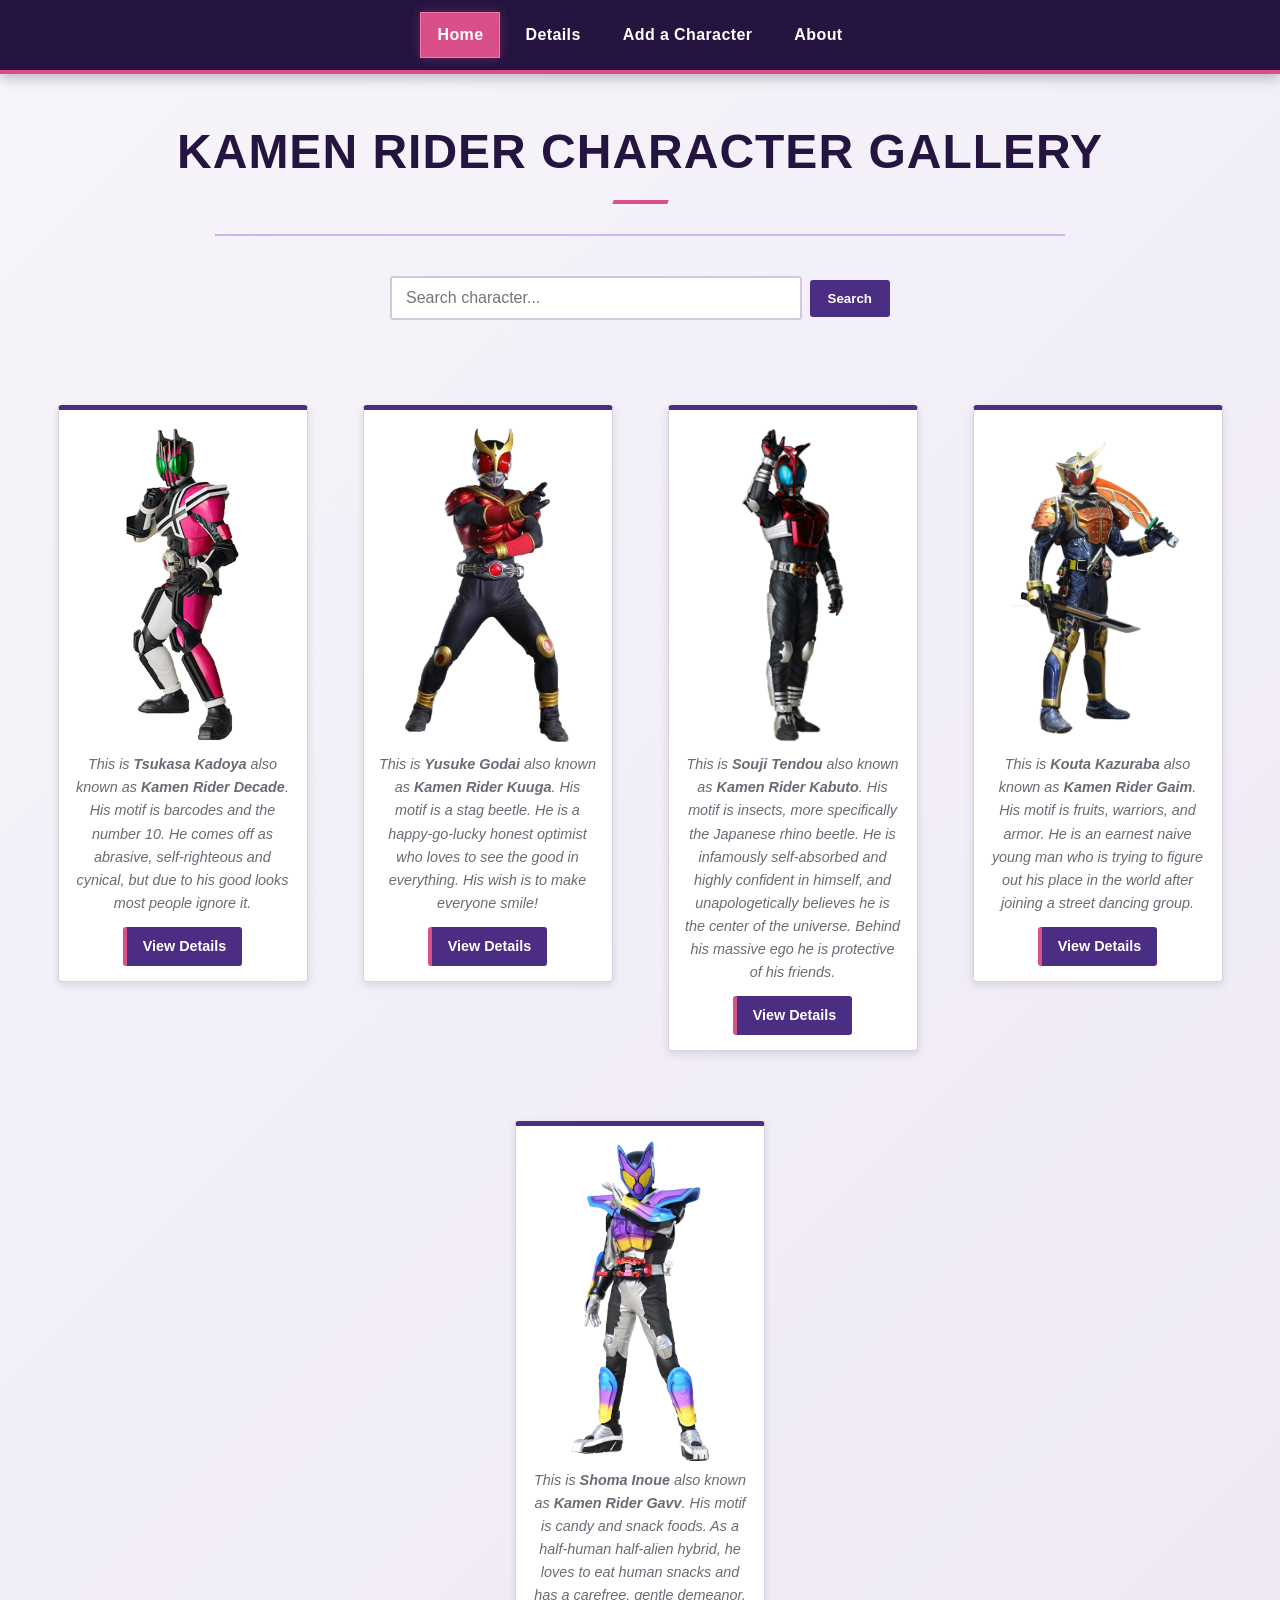
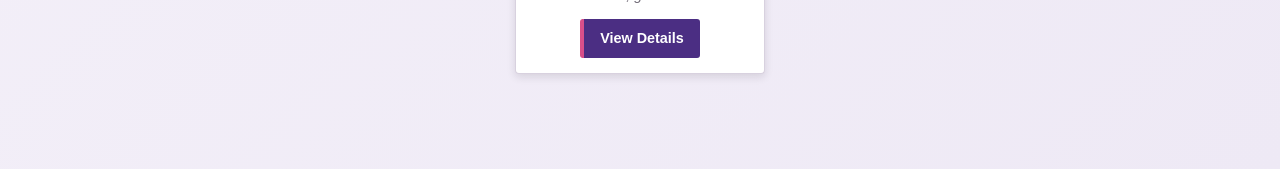
<file: index.html>
<!DOCTYPE html>
<html lang="en">
<head>
    <meta charset="UTF-8">
    <meta name="viewport" content="width=device-width, initial-scale=1.0">
    <title>Toni's Website</title>
    <link rel="stylesheet" href="style.css">
    


</head>
<body>
<div class="topnav">
  <a class="active" href="index.html">Home</a>
  <a href="details.html">Details</a>
  <a href="new-character-form.html">Add a Character</a>
  <a href="about.html">About</a>
</div>


    <h1 style="text-align: center;">Kamen Rider Character Gallery</h1>
    <hr>

<div class="search-container">
    <input type="text" placeholder="Search character..." />
    <button type="button">Search</button>
</div>


<div class="image-row">
    <figure class="gallery-item">
        <a href="details.html">
        <img src="kamen_rider_decade_by_prasblacker_ddlkczd.png" alt="Kamen Rider Decade">
        </a>
        <figcaption>This is <b>Tsukasa Kadoya</b> also known as <b>Kamen Rider Decade</b>. His motif is barcodes and the number 10. He comes off as abrasive, self-righteous and cynical, but due to his good looks most people ignore it.</figcaption>
         <a href="details.html" class="details-btn">View Details</a>
    </figure>

    <figure class="gallery-item">
        <a href="details.html">
        <img src="kamen_rider_kuuga_by_prasblacker_ddljgcw.png" alt="Kamen Rider Kuuga">
        </a>
        <figcaption>This is <b>Yusuke Godai</b> also known as <b>Kamen Rider Kuuga</b>. His motif is a stag beetle. He is a happy-go-lucky honest optimist who loves to see the good in everything. His wish is to make everyone smile!</figcaption>
         <a href="details.html" class="details-btn">View Details</a>
    </figure>

    <figure class="gallery-item">
        <a href="details.html">
        <img src="kamen_rider_kabuto_by_prasblacker_ddlji2m.png" alt="Kamen Rider Kabuto">
        </a>
         <figcaption>This is <b>Souji Tendou</b> also known as <b>Kamen Rider Kabuto</b>. His motif is insects, more specifically the Japanese rhino beetle. He is infamously self-absorbed and highly confident in himself, and unapologetically believes he is the center of the universe. Behind his massive ego he is protective of his friends.</figcaption>
          <a href="details.html" class="details-btn">View Details</a>
    </figure>
<figure class="gallery-item">
    <a href="details.html">
    <img src="kamen_rider_gaim_render_by_decade1945_de2fg2g.png" alt="Kamen Rider Gaim">
    </a>
     <figcaption>This is <b>Kouta Kazuraba</b> also known as <b>Kamen Rider Gaim</b>. His motif is fruits, warriors, and armor. He is an earnest naive young man who is trying to figure out his place in the world after joining a street dancing group. </figcaption>
    <a href="details.html" class="details-btn">View Details</a>
</figure>

<figure class="gallery-item">
    <a href="details.html">
    <img src="kamen_rider_gavv_render_by_stainrender_dhukbgo.png" alt="Kamen Rider Gavv">
    </a>
     <figcaption>This is <b>Shoma Inoue</b> also known as <b>Kamen Rider Gavv</b>. His motif is candy and snack foods. As a half-human half-alien hybrid, he loves to eat human snacks and has a carefree, gentle demeanor. </figcaption>
         <a href="details.html" class="details-btn">View Details</a>
</figure>
    </div>
</body>
</html>
</file>
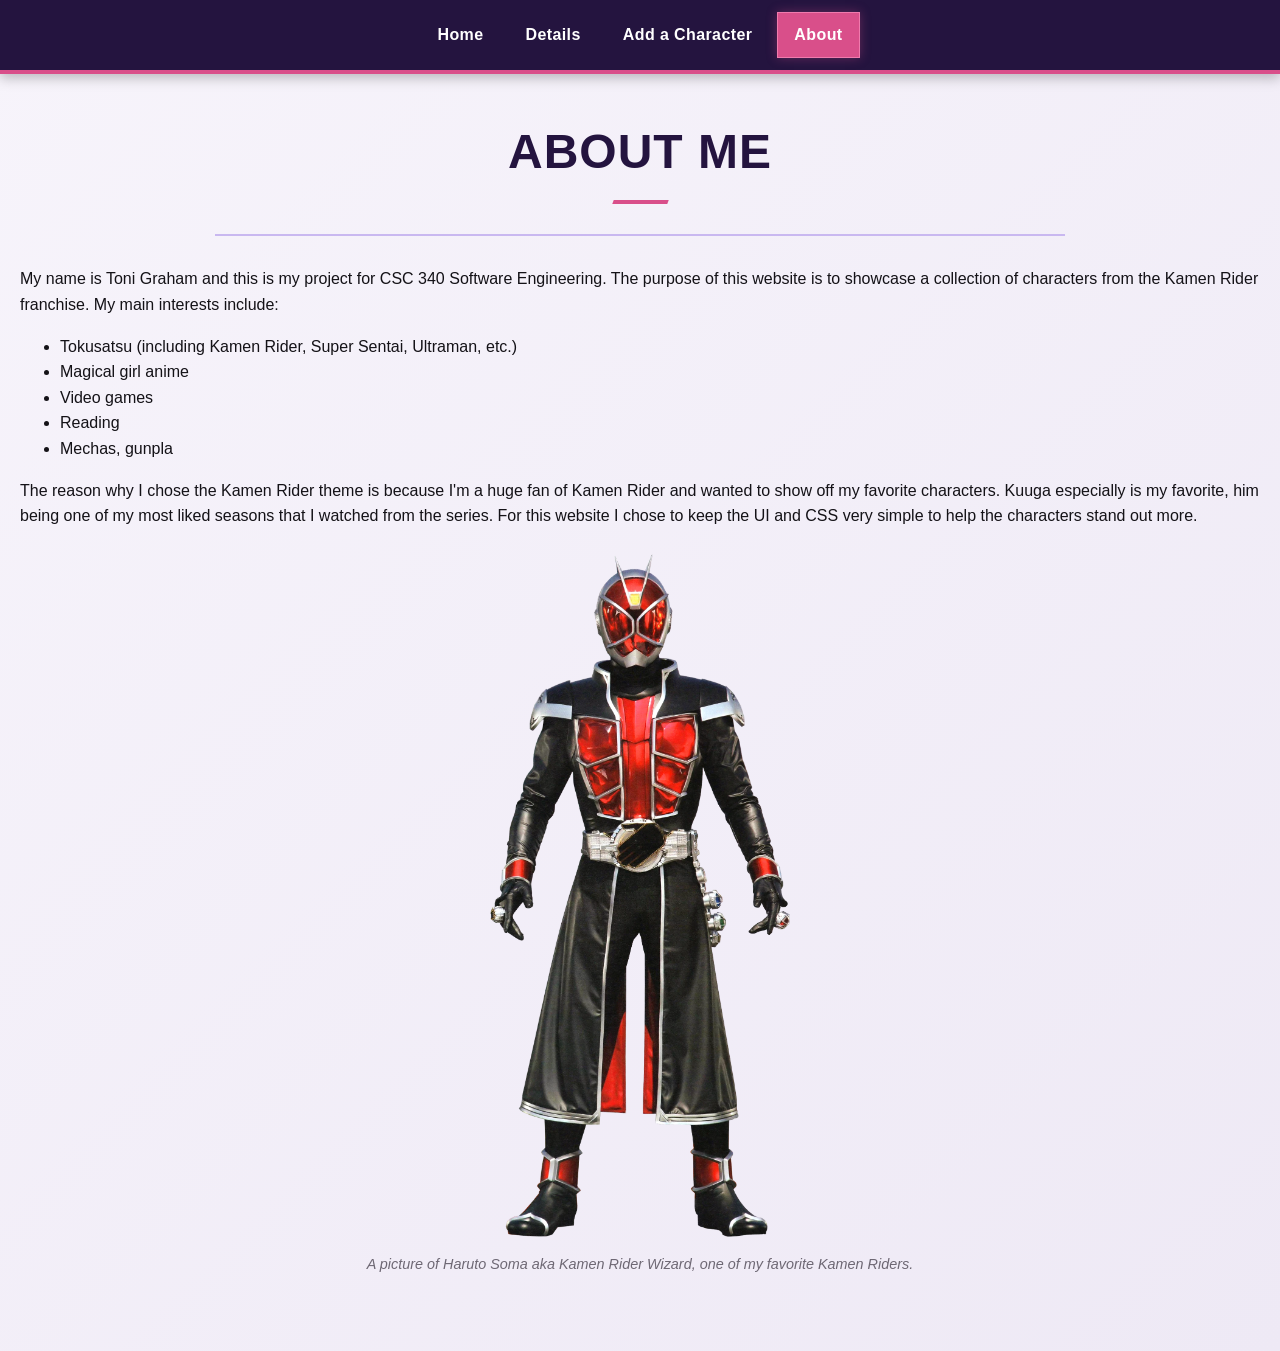
<file: about.html>
<!DOCTYPE html>
<html lang="en">
<head>
    <meta charset="UTF-8">
    <meta name="viewport" content="width=device-width, initial-scale=1.0">
    <title>About</title>
    <link rel="stylesheet" href="style.css">
</head>
<body>
  <div class="topnav">
  <a href="index.html">Home</a>
<a href="details.html">Details</a>
<a href="new-character-form.html">Add a Character</a>
<a class="active" href="about.html">About</a>
</div>
  <h1>About Me</h1>
  <hr>
  <p>My name is Toni Graham and this is my project for CSC 340 Software Engineering. The purpose of this website is to showcase a collection of characters from the Kamen Rider franchise. My main interests include:</p>
  <ul>
    <li>Tokusatsu (including Kamen Rider, Super Sentai, Ultraman, etc.)</li>
    <li>Magical girl anime</li>
    <li>Video games</li>
    <li>Reading</li>
    <li>Mechas, gunpla</li>
</ul>  
  <p>The reason why I chose the Kamen Rider theme is because I'm a huge fan of Kamen Rider and wanted to show off my favorite characters. Kuuga especially is my favorite, him being one of my most liked seasons that I watched from the series. For this website I chose to keep the UI and CSS very simple to help the characters stand out more.  </p>
  <figure>
        <img src="KRWi-Wizardflame_webp.png" alt="Kamen Rider Wizard Flame Form" width="300px">
        <figcaption>A picture of Haruto Soma aka Kamen Rider Wizard, one of my favorite Kamen Riders.</figcaption>
    </figure>
</body>
</html>
</file>
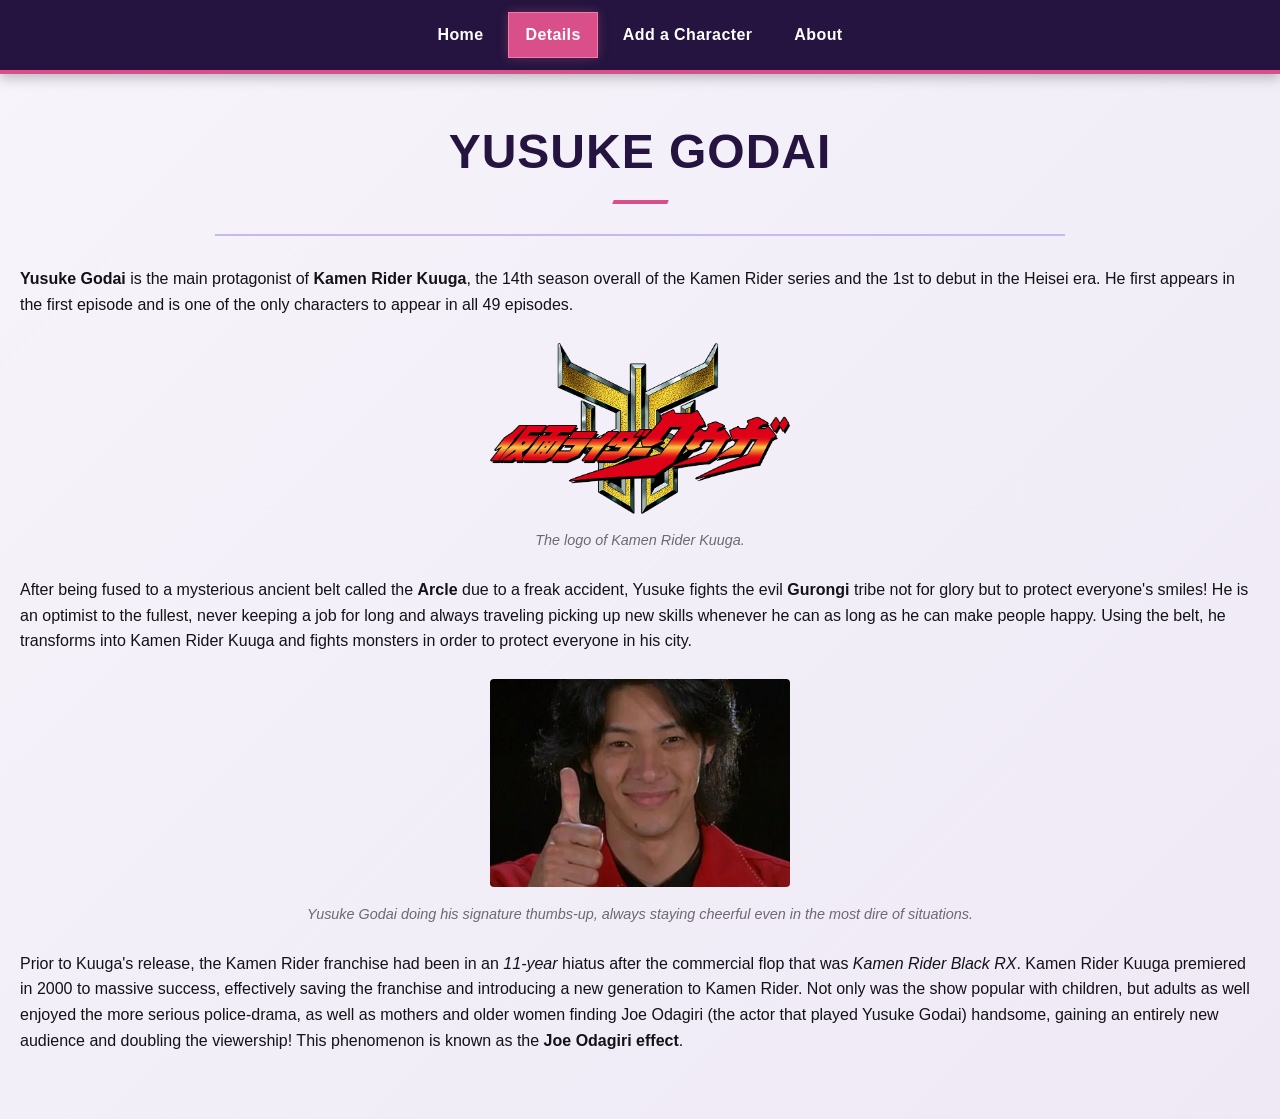
<file: details.html>
<!DOCTYPE html>
<html lang="en">
<head>
    <meta charset="UTF-8">
    <meta name="viewport" content="width=device-width, initial-scale=1.0">
    <title>Details</title>
    <link rel="stylesheet" href="style.css">

</head>
<body>
<div class="topnav">
 <a href="index.html">Home</a>
<a class="active" href="details.html">Details</a>
<a href="new-character-form.html">Add a Character</a>
<a href="about.html">About</a>
</div>
    <h1>Yusuke Godai</h1>
    <hr>
    <p><b>Yusuke Godai</b> is the main protagonist of <b>Kamen Rider Kuuga</b>, the 14th season overall of the Kamen Rider series and the 1st to debut in the Heisei era. He first appears in the first episode and is one of the only characters to appear in all 49 episodes. </p>
    <figure>
        <img src="latest(2).png" alt="Kamen Rider Kuuga Logo" width="300px">
        <figcaption>The logo of Kamen Rider Kuuga.</figcaption>
    </figure>

    <p>After being fused to a mysterious ancient belt called the <b>Arcle</b> due to a freak accident, Yusuke fights the evil <b>Gurongi</b> tribe not for glory but to protect everyone's smiles! He is an optimist to the fullest, never keeping a job for long and always traveling picking up new skills whenever he can as long as he can make people happy. Using the belt, he transforms into Kamen Rider Kuuga and fights monsters in order to protect everyone in his city. </p>
     <figure>
        <img src="latest(1).png" alt="Yusuke Godai doing his signature thumbs-up pose" width="300px">
        <figcaption>Yusuke Godai doing his signature thumbs-up, always staying cheerful even in the most dire of situations.</figcaption>
    </figure>
    <p>Prior to Kuuga's release, the Kamen Rider franchise had been in an <i>11-year</i> hiatus after the commercial flop that was <i>Kamen Rider Black RX</i>. Kamen Rider Kuuga premiered in 2000 to massive success, effectively saving the franchise and introducing a new generation to Kamen Rider. Not only was the show popular with children, but adults as well enjoyed the more serious police-drama, as well as mothers and older women finding Joe Odagiri (the actor that played Yusuke Godai) handsome, gaining an entirely new audience and doubling the viewership! This phenomenon is known as the <b>Joe Odagiri effect</b>. </p>
</body>
</html>
</file>
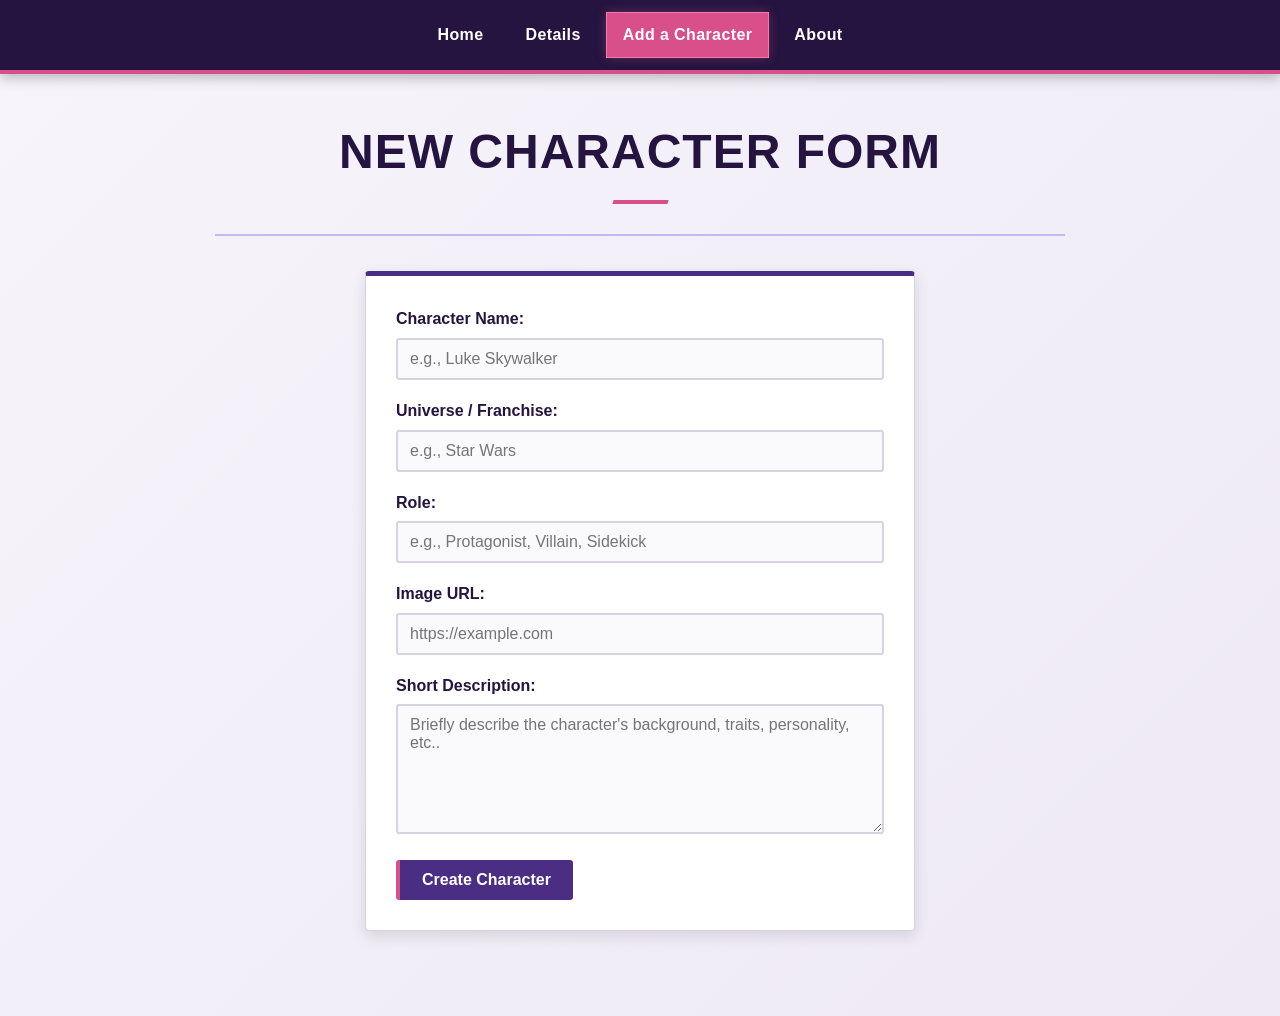
<file: new-character-form.html>
<!DOCTYPE html>
<html lang="en">
<head>
    <meta charset="UTF-8">
    <meta name="viewport" content="width=device-width, initial-scale=1.0">
    <title>New Character Form</title>
    <link rel="stylesheet" href="style.css">
</head>
<body>
    <div class="topnav">
 <a href="index.html">Home</a>
<a href="details.html">Details</a>
<a class="active" href="new-character-form.html">Add a Character</a>
<a href="about.html">About</a>
</div>
    <h1>New Character Form</h1>
    <hr>
<form action="/add-character-endpoint" method="POST">
  <div>
    <label for="charName">Character Name:</label>
    <input type="text" id="charName" name="character_name" placeholder="e.g., Luke Skywalker" required>
  </div>

  <div>
    <label for="charUniverse">Universe / Franchise:</label>
    <input type="text" id="charUniverse" name="universe" placeholder="e.g., Star Wars" required>
  </div>
  <div>
    <label for="charRole">Role:</label>
    <input type="text" id="charRole" name="role" placeholder="e.g., Protagonist, Villain, Sidekick" required>
  </div>

  <div>
    <label for="charImageUrl">Image URL:</label>
    <input type="url" id="charImageUrl" name="image_url" placeholder="https://example.com">
  </div>

  <div>
    <label for="charDescription">Short Description:</label>
    <textarea id="charDescription" name="description" rows="4" placeholder="Briefly describe the character's background, traits, personality, etc.." required></textarea>
  </div>

  <!-- Submit Button -->
  <button type="submit">Create Character</button>
</form>

</body>
</html>
</file>
<file: style.css>
* {
    box-sizing: border-box;
}

:root {
    --purple-dark: #24143f;
    --purple: #4b2e83;
    --purple-light: #7450b8;
    --purple-pale: #c9b8f0;
    --black: #141217;
    --gray: #6e6874;
    --light-gray: #ece9f0;
    --white: #ffffff;
    --accent: #d94f8a;
}

html {
    scroll-behavior: smooth;
}

body {
    margin: 0;
    padding: 0 20px 50px;
    font-family: "Segoe UI", Verdana, sans-serif;
    background: linear-gradient(135deg, #f7f4fb 0%, #eee9f5 100%);
    color: var(--black);
    line-height: 1.6;
}

h1,
h2 {
    text-align: center;
    color: var(--purple-dark);
}

h1 {
    margin-top: 40px;
    margin-bottom: 10px;
    font-size: clamp(2rem, 5vw, 3rem);
    font-weight: 800;
    letter-spacing: 1px;
    text-transform: uppercase;
}

h2 {
    margin-top: 35px;
    font-size: 1.7rem;
    letter-spacing: 0.5px;
}

h1::after,
h2::after {
    content: "";
    display: block;
    width: 55px;
    height: 4px;
    margin: 10px auto 0;
    background: var(--accent);
    transform: skewX(-20deg);
}

hr {
    width: min(80%, 850px);
    margin: 30px auto;
    border: none;
    border-top: 2px solid var(--purple-pale);
}

.topnav {
    display: flex;
    justify-content: center;
    align-items: center;
    flex-wrap: wrap;
    gap: 8px;
    margin-left: -20px;
    margin-right: -20px;
    padding: 12px 20px;
    background: var(--purple-dark);
    border-bottom: 4px solid var(--accent);
    box-shadow: 0 4px 12px rgba(0, 0, 0, 0.25);
}

.topnav a {
    position: relative;
    padding: 9px 16px;
    color: var(--white);
    text-decoration: none;
    font-weight: 700;
    letter-spacing: 0.4px;
    border: 1px solid transparent;
    transition: background-color 0.2s ease, border-color 0.2s ease, transform 0.2s ease;
}

.topnav a:hover {
    background-color: var(--purple);
    border-color: var(--purple-light);
    transform: translateY(-2px);
}

.topnav a.active {
    background-color: var(--accent);
    border-color: #f07bad;
    box-shadow: 0 0 10px rgba(217, 79, 138, 0.35);
}

.page-content {
    max-width: 1100px;
    margin: 0 auto;
    padding: 0 20px;
}

.image-row {
    display: flex;
    justify-content: center;
    align-items: flex-start;
    flex-wrap: wrap;
    gap: 20px;
    padding: 20px;
}

.gallery-item {
    width: 250px;
    padding: 15px;
    background: var(--white);
    border: 1px solid #d8d1df;
    border-top: 5px solid var(--purple);
    border-radius: 4px;
    box-shadow: 0 3px 8px rgba(25, 18, 35, 0.12);
    transition: transform 0.2s ease, box-shadow 0.2s ease, border-color 0.2s ease;
}

.gallery-item:hover {
    transform: translateY(-6px);
    border-top-color: var(--accent);
    box-shadow: 0 8px 18px rgba(25, 18, 35, 0.2);
}

.gallery-item img {
    display: block;
    width: auto;
    height: 320px;
    max-width: 100%;
    margin: 0 auto;
    object-fit: contain;
    border-radius: 2px;
}

img {
    max-width: 100%;
    height: auto;
    object-fit: contain;
    border-radius: 4px;
}

figure {
    margin: 25px auto;
    text-align: center;
}

figcaption {
    margin-top: 8px;
    color: var(--gray);
    font-size: 0.9rem;
    font-style: italic;
}

.details-btn {
    display: inline-block;
    margin-top: 12px;
    padding: 8px 16px;
    background: var(--purple);
    color: var(--white);
    text-decoration: none;
    font-size: 0.9rem;
    font-weight: 700;
    border-radius: 3px;
    border-left: 4px solid var(--accent);
    transition: background-color 0.2s ease, transform 0.2s ease;
}

.details-btn:hover {
    background: var(--purple-light);
    transform: translateX(3px);
}

.search-container {
    display: flex;
    align-items: center;
    max-width: 500px;
    margin: 40px auto;
    gap: 8px;
}

.search-container input {
    flex: 1;
    min-width: 0;
    padding: 11px 14px;
    background: var(--white);
    border: 2px solid #d2cadc;
    border-radius: 3px;
    color: var(--black);
    font-family: inherit;
    font-size: 1rem;
    outline: none;
    transition: border-color 0.2s ease, box-shadow 0.2s ease;
}

.search-container input:focus {
    border-color: var(--purple);
    box-shadow: 0 0 0 3px rgba(75, 46, 131, 0.12);
}

.search-container button {
    padding: 11px 18px;
    background: var(--purple);
    color: var(--white);
    border: none;
    border-radius: 3px;
    font-family: inherit;
    font-weight: 700;
    cursor: pointer;
    transition: background-color 0.2s ease, transform 0.2s ease;
}

.search-container button:hover {
    background: var(--purple-light);
    transform: translateY(-1px);
}

form {
    max-width: 550px;
    margin: 35px auto;
    padding: 30px;
    background: var(--white);
    border: 1px solid #d8d1df;
    border-top: 5px solid var(--purple);
    border-radius: 4px;
    box-shadow: 0 5px 15px rgba(25, 18, 35, 0.12);
}

form div {
    margin-bottom: 18px;
}

form label {
    display: block;
    margin-bottom: 6px;
    color: var(--purple-dark);
    font-weight: 700;
}

form input,
form textarea {
    width: 100%;
    padding: 10px 12px;
    background: #faf9fb;
    border: 2px solid #d8d1df;
    border-radius: 3px;
    color: var(--black);
    font-family: inherit;
    font-size: 1rem;
    outline: none;
    transition: border-color 0.2s ease, background-color 0.2s ease;
}

form input:focus,
form textarea:focus {
    background: var(--white);
    border-color: var(--purple);
}

form textarea {
    min-height: 130px;
    resize: vertical;
}

form button[type="submit"] {
    padding: 11px 22px;
    background: var(--purple);
    color: var(--white);
    border: none;
    border-left: 4px solid var(--accent);
    border-radius: 3px;
    font-family: inherit;
    font-size: 1rem;
    font-weight: 700;
    cursor: pointer;
    transition: background-color 0.2s ease, transform 0.2s ease;
}

form button[type="submit"]:hover {
    background: var(--purple-light);
    transform: translateX(3px);
}

::-webkit-scrollbar {
    width: 11px;
}

::-webkit-scrollbar-track {
    background: #ddd8e2;
}

::-webkit-scrollbar-thumb {
    background: var(--purple);
    border-radius: 2px;
    border: 2px solid #ddd8e2;
}

::-webkit-scrollbar-thumb:hover {
    background: var(--purple-light);
}

@media (max-width: 600px) {
    body {
        padding-left: 10px;
        padding-right: 10px;
    }

    .topnav {
        margin-left: -10px;
        margin-right: -10px;
        gap: 4px;
    }

    .topnav a {
        padding: 8px 10px;
        font-size: 0.9rem;
    }

    .page-content {
        padding: 0 10px;
    }

    .image-row {
        padding-left: 0;
        padding-right: 0;
    }

    .gallery-item {
        width: min(100%, 320px);
    }

    .search-container {
        flex-direction: column;
        width: 100%;
    }

    .search-container input,
    .search-container button {
        width: 100%;
    }

    form {
        padding: 20px;
    }
}
</file>
